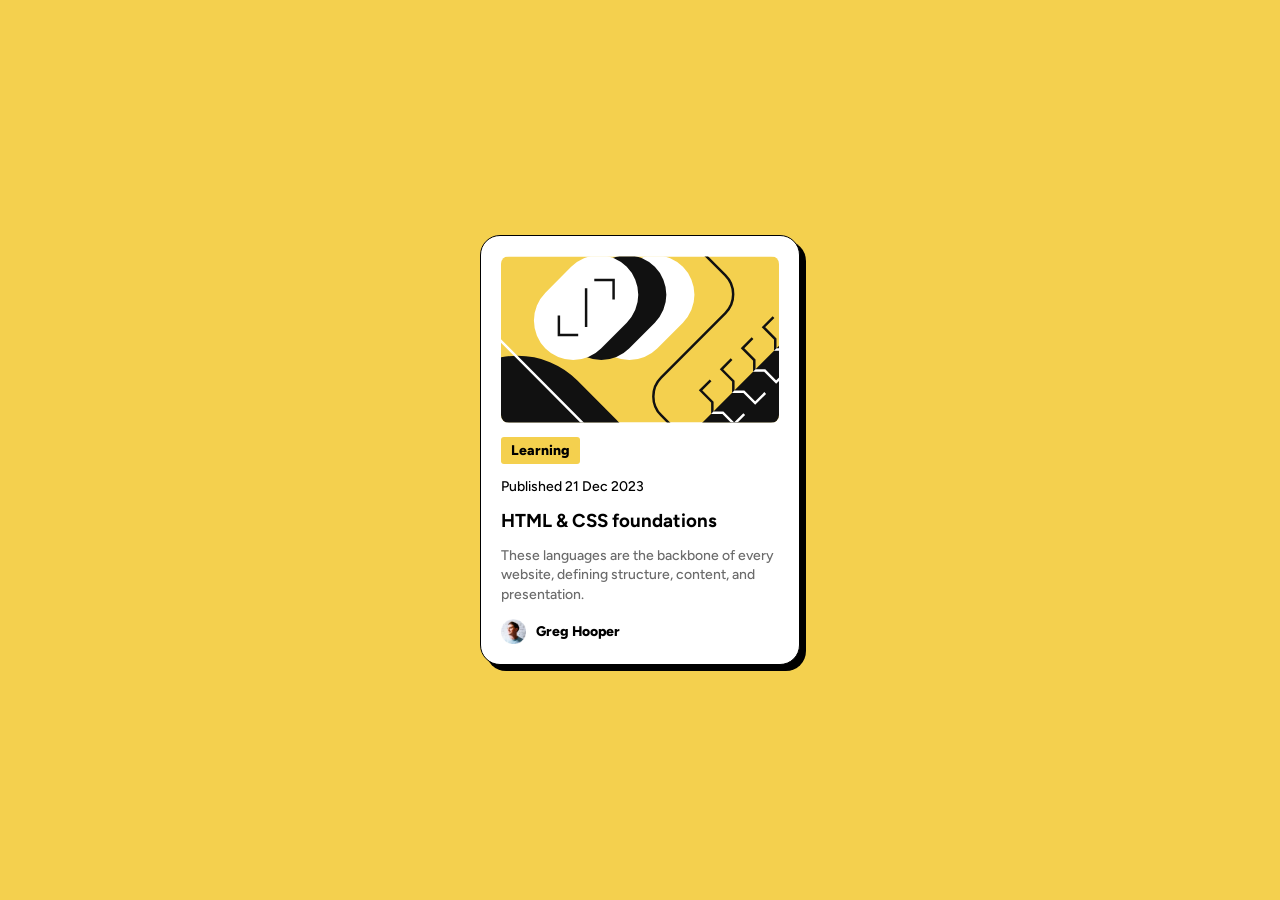
<file: blog-preview-card-main/index.html>
<!DOCTYPE html>
<html lang="en">
<head>
  <meta charset="UTF-8">
  <meta name="viewport" content="width=device-width, initial-scale=1.0">
  <link rel="icon" href="./assets/images/favicon-32x32.png" type="image/png" size="32x32">
  <link rel="preconnect" href="https://fonts.googleapis.com">
  <link rel="preconnect" href="https://fonts.gstatic.com" crossorigin>
  <link href="https://fonts.googleapis.com/css2?family=Figtree:ital,wght@0,300..900;1,300..900&family=Inter:ital,opsz,wght@0,14..32,100..900;1,14..32,100..900&family=Outfit:wght@100..900&family=Young+Serif&display=swap" rel="stylesheet">
  
  <link rel="stylesheet" href="style.css">

  <title>Frontend Mentor | Blog preview card</title>
</head>
<body>
  <main class="card">
    <img class="photo" src="./assets/images/illustration-article.svg" alt="Avatar">
    <p class="title">Learning</p>
    <p class="publish">Published 21 Dec 2023</p>
    <h3 class="head">HTML & CSS foundations</h3>
    <p class="describe">These languages are the backbone of every website, defining structure, content, and presentation.</p>
    <section class="author">
      <img class="avatar" src="./assets/images/image-avatar.webp" alt="">
      <p class="name">Greg Hooper</p>
    </section>

  </main>
  
</body>
</html>
</file>
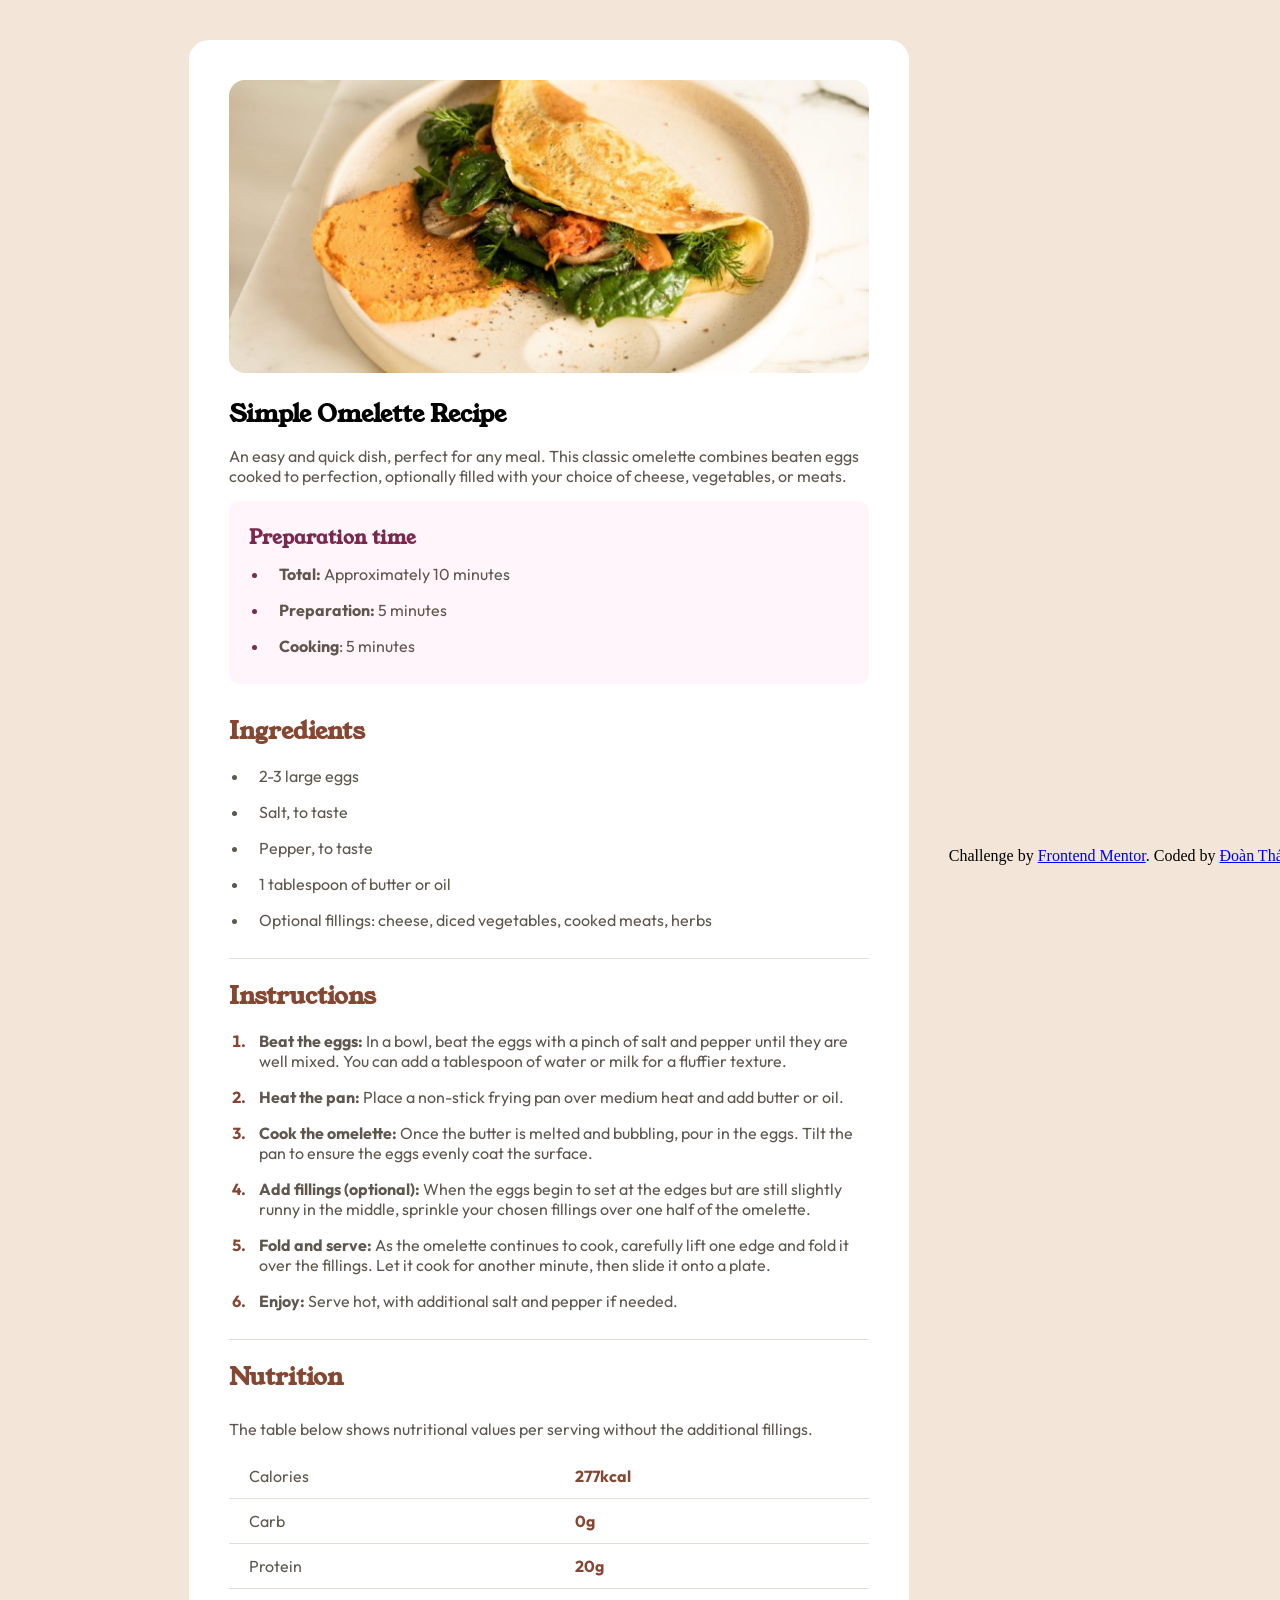
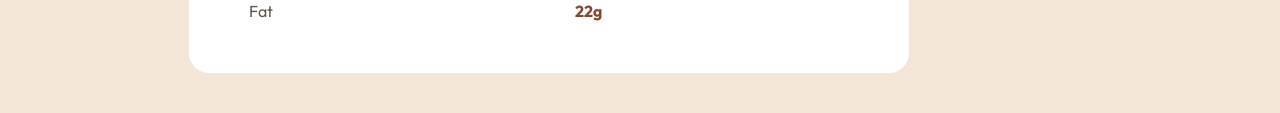
<file: recipe-page-main/index.html>
<!DOCTYPE html>
<html lang="en">
<head>
  <meta charset="UTF-8">
  <meta name="viewport" content="width=device-width, initial-scale=1.0"> <!-- displays site properly based on user's device -->

  <link rel="icon" type="image/png" sizes="32x32" href="./assets/images/favicon-32x32.png">
  <link rel="stylesheet" href="style.css">
  <link rel="preconnect" href="https://fonts.googleapis.com">
  <link rel="preconnect" href="https://fonts.gstatic.com" crossorigin>
  <link href="https://fonts.googleapis.com/css2?family=Outfit:wght@400;600;700&family=Young+Serif&display=swap" rel="stylesheet">

  <title>Frontend Mentor | Recipe page</title>
  
</head>
<body>
  <main>
    <article class="intro">
      <img src="./assets/images/image-omelette.jpeg" alt="image about omelette">
      <h1>Simple Omelette Recipe</h1>
      <p>An easy and quick dish, perfect for any meal. This classic omelette combines beaten eggs cooked to perfection, optionally filled with your choice of cheese, vegetables, or meats.</p>
    </article>
    
    <section class="prep-time">
      <h3>Preparation time</h3>
      <ul>
        <li><b>Total:</b>  Approximately 10 minutes</li>
        <li><b>Preparation:</b> 5 minutes</li>
        <li><b>Cooking</b>: 5 minutes</li>
      </ul>
    </section>

    <section class="ingredient">
      <h2>Ingredients</h2>
      <ul class="ingredient">
        <li>2-3 large eggs</li>
        <li>Salt, to taste</li>
        <li>Pepper, to taste</li>
        <li>1 tablespoon of butter or oil</li>
        <li>Optional fillings: cheese, diced vegetables, cooked meats, herbs</li>
      </ul>
    </section>
    <hr>

    <section class="instruction">
      <h2>Instructions</h2>
      <ol>
        <li><b>Beat the eggs:</b> In a bowl, beat the eggs with a pinch of salt and pepper until they are well mixed. 
  You can add a tablespoon of water or milk for a fluffier texture.</li>
        <li><b>Heat the pan:</b> Place a non-stick frying pan over medium heat and add butter or oil.</li>
        <li><b>Cook the omelette:</b> Once the butter is melted and bubbling, pour in the eggs. Tilt the pan to ensure 
  the eggs evenly coat the surface.</li>
        <li><b>Add fillings (optional):</b> When the eggs begin to set at the edges but are still slightly runny in the 
  middle, sprinkle your chosen fillings over one half of the omelette.</li>
        <li><b>Fold and serve:</b> As the omelette continues to cook, carefully lift one edge and fold it over the 
  fillings. Let it cook for another minute, then slide it onto a plate.</li>
        <li><b>Enjoy:</b> Serve hot, with additional salt and pepper if needed.</li>
      </ol>
      
    </section>
    <hr>

    <section class="nutrition">
      <h2>Nutrition</h2>
      <p>The table below shows nutritional values per serving without the additional fillings.</p>
      <table>
        <tbody>
          <tr>
            <td>Calories</td>
            <td>277kcal</td>
          </tr>
          <tr>
            <td>Carb</td>
            <td>0g</td>
          </tr>
          <tr>
            <td>Protein</td>
            <td>20g</td>
          </tr>
          <tr>
            <td>Fat</td>
            <td>22g</td>
          </tr>
        </tbody>
      </table>

    </section>
    
  </main> 

  <div class="attribution">
    Challenge by <a href="https://www.frontendmentor.io?ref=challenge" target="_blank">Frontend Mentor</a>. 
    Coded by <a href="#">Đoàn Thái</a>.
  </div>
</body>
</html>
</file>
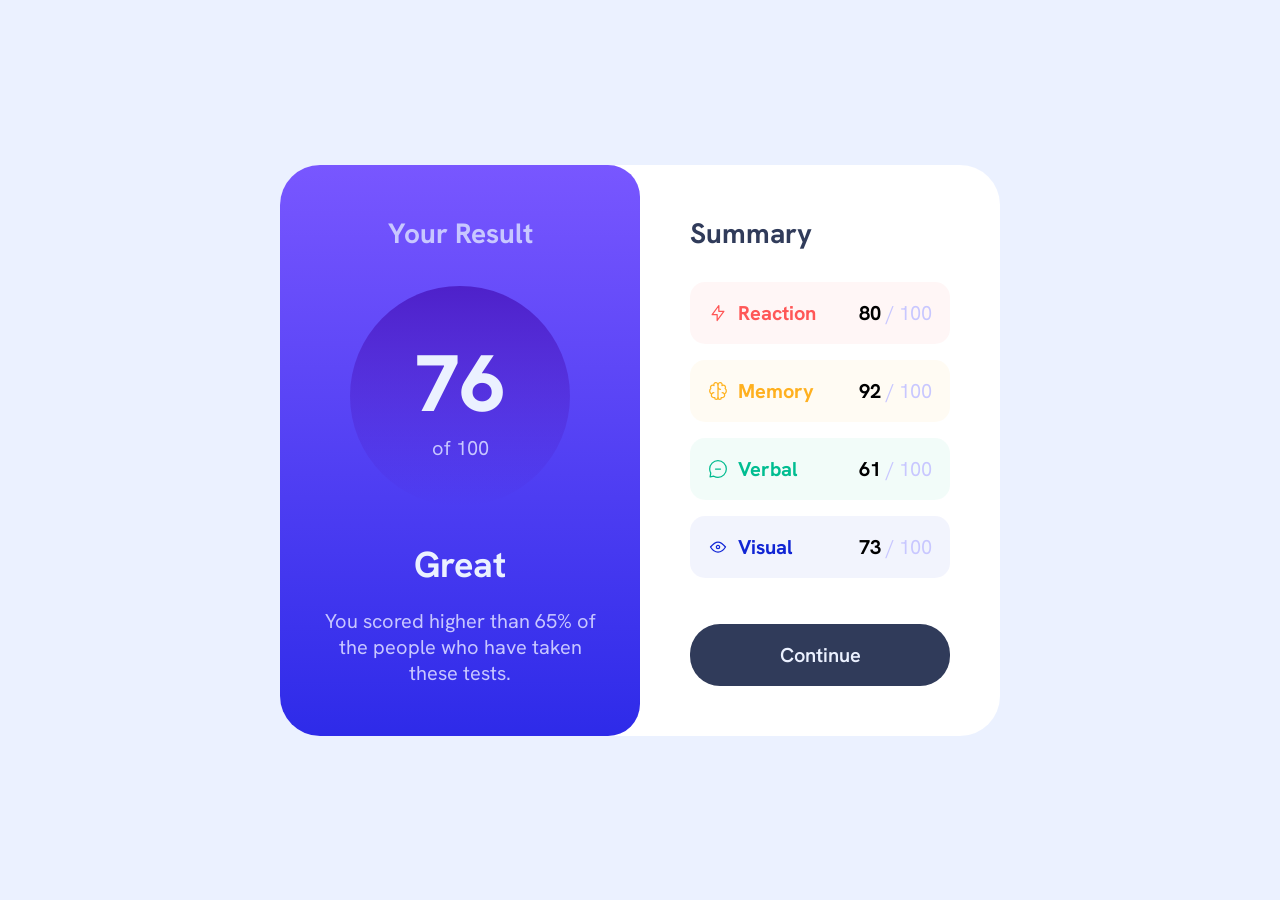
<file: results-summary-component-main/index.html>
<!DOCTYPE html>
<html lang="en">
<head>
  <meta charset="UTF-8">
  <meta name="viewport" content="width=device-width, initial-scale=1.0">
  <link rel="icon" href="./assets/images/favicon-32x32.png" type="img/png" size="32x32">
  <link rel="preconnect" href="https://fonts.googleapis.com">
  <link rel="preconnect" href="https://fonts.gstatic.com" crossorigin>
  <link href="https://fonts.googleapis.com/css2?family=Figtree:ital,wght@0,300..900;1,300..900&family=Hanken+Grotesk:ital,wght@0,100..900;1,100..900&family=Inter:ital,opsz,wght@0,14..32,100..900;1,14..32,100..900&family=Outfit:wght@100..900&family=Work+Sans:ital,wght@0,100..900;1,100..900&family=Young+Serif&display=swap" rel="stylesheet">

  <link rel="stylesheet" href="style.css">
  
  <title>Frontend Mentor | Results summary component</title>
</head>
<body>
  <main>
    <div class="result-card">
      <h2 class="heading result">Your Result</h2>
      <div class="result-circle">
        76
        <span class="circle max-score"> of 100</span>
      </div>

      <h1 class="result-rating">Great</h1>
      <p class="result-describe">You scored higher than 65% of the people who have taken these tests.</p>

    </div>

    <div class="summary-card">
      <h2 class="heading summary">Summary</h2>

      <div class="summary-card-items reaction">
        <div class="summary-card-box reaction">
          <img src="./assets/images/icon-reaction.svg" alt="Icon reaction" class="summary-icon-reaction">
          <p class="summary-items-name reaction">Reaction</p>
        </div>

        <p class="summary-items-score">80 <span class="summary max-score">/ 100</span></p>
      </div>

      <div class="summary-card-items memory">
        <div class="summary-card-box memory">
          <img src="./assets/images/icon-memory.svg" alt="Icon memory" class="summary-icon-memory">
          <p class="summary-items-name memory">Memory</p>
        </div>
        <p class="summary-items-score">92 <span class="summary max-score">/ 100</span></p>
      </div>

      <div class="summary-card-items verbal">
        <div class="summary-card-box verbal">
          <img src="./assets/images/icon-verbal.svg" alt="Icon verbal" class="summary-icon-verbal">
          <p class="summary-items-name verbal">Verbal</p>
        </div>
        <p class="summary-items-score">61 <span class="summary max-score">/ 100</span></p>
      </div>

      <div class="summary-card-items visual">
        <div class="summary-card-box visual">
          <img src="./assets/images/icon-visual.svg" alt="Icon visual" class="summary-icon-visual">
          <p class="summary-items-name visual">Visual</p>
        </div>
        <p class="summary-items-score">73 <span class="summary max-score">/ 100</span></p>
      </div>

      <div class="summary-card-continue">
        <p class="summary-card-continue-text">Continue</p>
      </div>

    </div>

  </main>
  
</body>
</html>
</file>
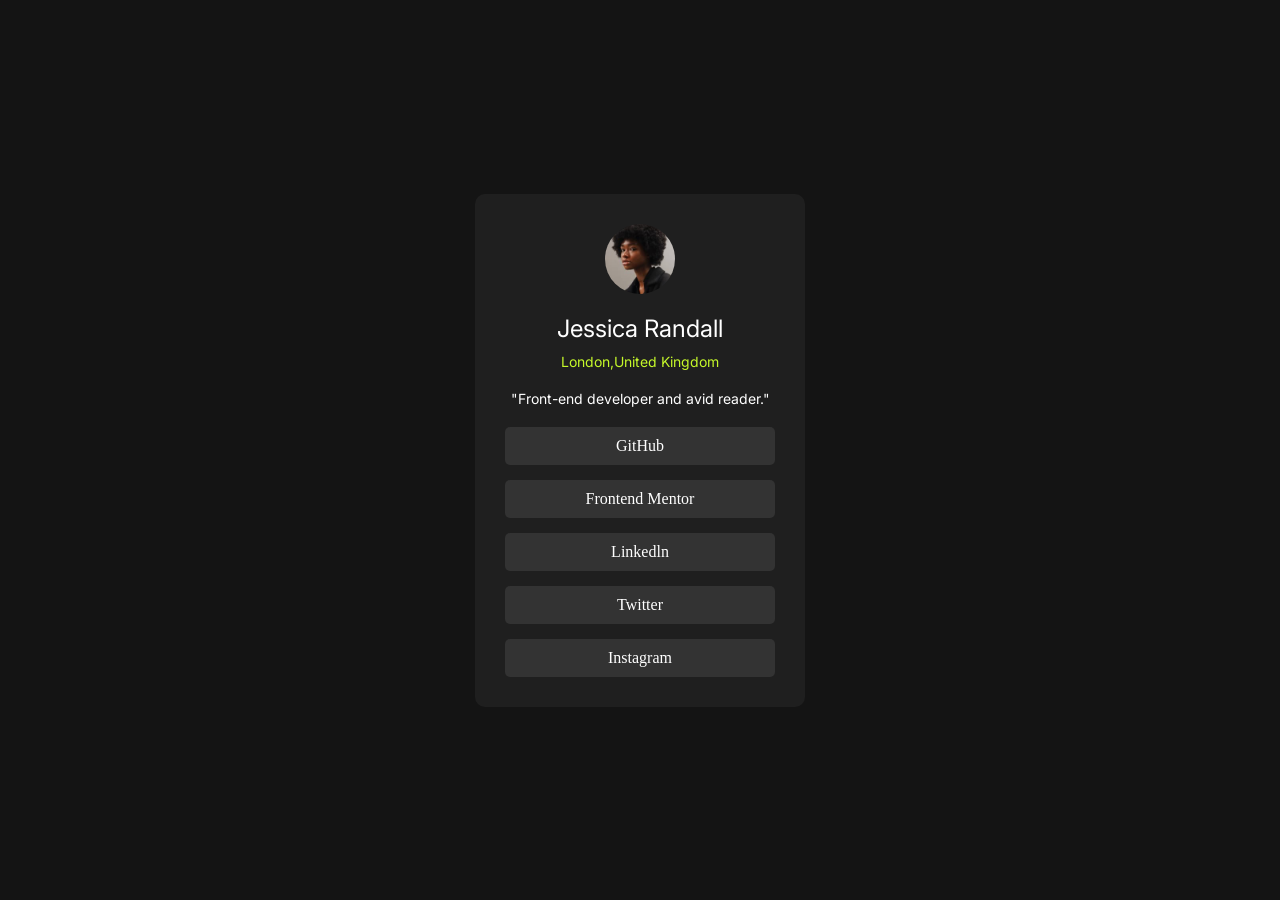
<file: social-links-profile-main/index.html>
<!DOCTYPE html>
<html lang="en">
<head>
  <meta charset="UTF-8">
  <meta name="viewport" content="width=device-width, initial-scale=1.0">
  <link rel="icon" href="./assets/images/favicon-32x32.png" type="image/png" size="32x32">
  <link rel="preconnect" href="https://fonts.googleapis.com">
  <link rel="preconnect" href="https://fonts.gstatic.com" crossorigin>
  <link href="https://fonts.googleapis.com/css2?family=Inter:wght@400;600;700&display=swap" rel="stylesheet">

  <link rel="stylesheet" href="style.css">

  <title>Frontend Mentor | Social links profile</title>

</head>
<body>
  <main class="card">
    <img class="avatar" src="./assets/images/avatar-jessica.jpeg" alt="Image Jessica">
    <h2 class="name">Jessica Randall</h2>
    <p class="location">London,United Kingdom</p>
    <p class="work">"Front-end developer and avid reader."</p>

    <ul class="social-list">
      <li ><a class="social-link" href="http://github.com" target="_blank">GitHub</a></li>
      <li ><a class="social-link" href="http://frontendmentor.io" target="_blank">Frontend Mentor</a></li>
      <li ><a class="social-link" href="http://linkedln.com" target="_blank">Linkedln</a></li>
      <li ><a class="social-link" href="http://x.com" target="_blank">Twitter</a></li>
      <li ><a class="social-link" href="http://instagram.com" target="_blank">Instagram</a></li>
    </ul>
  </main>
  
</body>
</html>
</file>
<file: blog-preview-card-main/style.css>
:root{
    --color-yellow: hsl(47, 88%, 63%);
    --color-white: hsl(0, 0%, 100%);
    --color-gray: hsl(0, 0%, 42%);
    --color-black: hsl(0, 0%, 7%);
}

*{
    box-sizing: border-box;
    margin: 0;
    padding: 0;
}

body{
    background-color: var(--color-yellow);
    min-height: 100vh;
    display: flex;
    justify-content: center;
    align-items: center;
}

p{
    font-family: "Figtree", sans-serif;
    font-optical-sizing: auto;
    font-style: normal;
    font-size: 14px;
}

h3{
    font-family: "Figtree", sans-serif;
    font-optical-sizing: auto;
    font-style: normal;
}

.card{
    background-color: var(--color-white);
    width: 320px;
    border-radius: 20px;
    padding: 20px;
    border: 1.3px solid;
    display: flex;
    flex-direction: column;
    gap: 14px;
    box-shadow: 6px 6px 0px 0px;
}

.photo{
    width: 100%;
    border-radius: 0.5em;
}

.title{
    width: fit-content;
    background-color: var(--color-yellow);
    border-radius: 3px;
    font-weight: 800;
    padding: 5px 10px;
}

.publish{
    font-weight: 500;
}

.head:hover{
    color: var(--color-yellow);
    cursor: pointer;
}

.describe{
    font-weight: 500;
    line-height: 1.4;
    color: var(--color-gray);
}

.author{
    display: flex;
    gap: 10px;
    align-items: center;
}

.avatar{
    width: 25px;
    height: 25px;
}

.name{
    font-weight: 800;
}
</file>
<file: recipe-page-main/style.css>
* {
    box-sizing: border-box;
    margin: 0;
    padding: 0;
}

body{
    background-color: hsl(30, 54%, 90%);
    width: 1440px;
    display: flex;
    justify-content: center;
    align-items: center;
}

main{
    background-color: hsl(0, 0%, 100%);
    width: 720px;
    border-radius: 20px;
    margin: 40px;
    padding: 40px;
}

img{
    width: 100%;
    border-radius: 1em;
}

.prep-time{
    background-color: hsl(330, 100%, 98%);
    margin: 0 0 20px 0;
    padding: 20px;
    border-radius: 10px;
}

.prep-time ul li::marker{
    color: hsl(332, 51%, 32%);
}

h1, h2, h3{
    font-family: "Young Serif", serif;
    font-weight: 600;
    font-style: normal;
}

p, li, td{
    font-family: "Outfit", sans-serif;
    font-optical-sizing: auto;
    font-weight: 400;
    font-style: normal;
    font-size: 16px;
    color: hsl(30, 10%, 34%);
}

li{
    padding: 8px 10px;
    margin-left: 20px;
}

p{
    padding: 15px 0px;
}

h1{
    padding: 20px 0 0 0;
}

h2{
    padding: 10px 0px;
    color: hsl(14, 45%, 36%);
}

h3{
    padding: 3px 0px 5px;
    color: hsl(332, 51%, 32%);
}

hr{
    margin: 20px 0px 10px;
    height: 1px;
    border: none;
    background-color: hsl(30, 18%, 87%);
}

ol li::marker{
    color:hsl(14, 45%, 36%);
    font-weight: bold;
}

table{
    width: 100%;
    border-collapse: collapse;
}

td{
    padding: 12px 20px;
    border-bottom: 1px solid hsl(30, 18%, 87%)

}

tr:last-child td{
    border-bottom: none;
}

td:last-child {
    color: hsl(14, 45%, 36%);
    font-weight: bold;
}
</file>
<file: results-summary-component-main/style.css>
:root{
    --color-reaction: hsl(0, 100%, 67%);
    --color-memory: hsl(39, 100%, 56%);
    --color-verbal: hsl(166, 100%, 37%);
    --color-visual: hsl(234, 85%, 45%);
    --background-summary-reaction: hsla(0, 100%, 67%, 0.05);
    --background-summary-memory: hsla(39, 100%, 56%, 0.05);
    --background-summary-verbal: hsla(166, 100%, 37%, 0.05);
    --background-summary-visual: hsla(234, 85%, 45%, 0.05);
    --background-result-card: linear-gradient(to bottom, hsl(252, 100%, 67%), hsl(241, 81%, 54%)) ; 
    --background-result-circle: linear-gradient(to bottom,  hsla(256, 72%, 46%, 1),  hsla(241, 72%, 46%, 0));
    --color-background: hsl(221, 100%, 96%);
    --color-background-card: hsl(0, 0%, 100%);
    --color-light-gray: hsl(241, 100%, 89%);
    --color-dark-gray: hsl(224, 30%, 27%);
}

*{
    box-sizing: border-box;
    margin: 0;
    padding: 0;
}

body{
    background-color: var(--color-background);
    min-height: 100vh;
    display: flex;
    justify-content: center;
    align-items: center;
    font-family: "Hanken Grotesk", sans-serif;
}

main{
    max-width: 830px;
    border-radius: 40px;
    background-color: var(--color-background-card);
    display: grid;
    grid-template-columns: 1fr 1fr;
    overflow:  auto;
}

p{
    font-size: 20px;
}

.result-card{
    background:var(--background-result-card);
    display: flex;
    flex-direction: column;
    justify-content: center;
    align-items: center;
    gap: 20px;
    border-radius: 32px;
    padding: 40px;
}

.heading{
    font-size: 28px;
    color: var(--color-light-gray);
}

.result-circle{
    width: 220px;
    height: 220px;
    border-radius: 100%;
    background: var(--background-result-circle);
    display: flex;
    flex-direction: column;
    justify-content: center;
    align-items: center;
    font-size: 80px;
    font-weight: 800;
    margin: 15px 0;
    color: var(--color-background);
}

.max-score{
    font-size: 20px;
    font-weight: normal;
    color: var(--color-light-gray);
}

.result-rating{
    font-size: 36px;
    color: var(--color-background);
}

.result-describe{
    text-align: center;
    max-width: 280px;
    color: var(--color-light-gray);
}

.summary-card{
    display: flex;
    flex-direction: column;
    justify-content: center;
    align-items: flex-start;
    gap: 16px;
    padding: 50px;
}

.heading.summary{
    color: var(--color-dark-gray);
}

.summary-card-items{
    display: flex;
    flex-direction: row;
    justify-content: space-between;
    align-items: center;
    font-weight: 700;
    padding: 18px;
    width: 100%;
    border-radius: 15px;
}

.summary-card-items.reaction{
    background-color: var(--background-summary-reaction);
    margin-top: 15px;
}

.summary-card-items.memory{
    background-color: var(--background-summary-memory);
}
.summary-card-items.verbal{
    background-color: var(--background-summary-verbal);
}
.summary-card-items.visual{
    background-color: var(--background-summary-visual);
}

.summary-card-box{
    display: flex;
    flex-direction: row;
    gap: 10px;
}

.summary-card-box.reaction p{
    color: var(--color-reaction);
}

.summary-card-box.memory p{
    color: var(--color-memory);
}
.summary-card-box.verbal p{
    color: var(--color-verbal);
}
.summary-card-box.visual p{
    color: var(--color-visual);
}


.summary-card-continue{
    width: 100%;
    background-color: var(--color-dark-gray);
    color: var(--color-background);
    text-align: center;
    font-weight: 600;
    padding: 18px;
    border-radius: 30px;
    margin-top: 30px;
    
}

.summary-card-continue-text{
    font-size: 20px;
}

.summary-card-continue:hover{
    background: var(--background-result-card);
    cursor: pointer;
}
</file>
<file: social-links-profile-main/style.css>
*{
    box-sizing: border-box;
    padding: 0;
    margin: 0;
}

body{
    display: flex;
    background-color:hsl(0, 0%, 8%);
    min-height: 100vh;
    justify-content: center;
    align-items: center;
}

.card{
    width: 330px;
    background-color: hsl(0, 0%, 12%);
    border-radius: 10px;
    display: flex;
    flex-direction: column;
    align-items: center;
    gap: 10px;
}

p, h2{
    color: hsl(0, 0%, 100%);
    font-family: "Inter", sans-serif;
    font-optical-sizing: auto;
    font-weight: 400;
    font-style: normal;
}

p{
    font-size: 14px;
}

.avatar{
    width: 70px;
    height: 70px;
    border-radius: 50%;
    object-fit: cover;
    margin: 30px 0 10px 0;
}

.location{
    color: hsl(75, 94%, 57%);
}

.work{
    margin: 10px 0 0 0;
}

.social-list{
    list-style: none;
    padding : 0;
    margin: 0;

    display: flex;
    flex-direction: column;
    gap: 15px;
    width: 100%;
}

.social-link{
    background-color:  hsl(0, 0%, 20%);
    color: hsl(0, 0%, 100%);
    text-decoration: none;

    display: block;
    text-align: center;
    margin: 0 30px 0 30px;
    padding: 10px;
    border-radius: 5px;
}

li:first-child{
    margin-top: 10px;
}

li:last-child{
    margin-bottom: 30px;
}

.social-link:hover{
    background-color: hsl(75, 94%, 57%);
    color: hsl(0, 0%, 8%);
    cursor: pointer;
}
</file>
